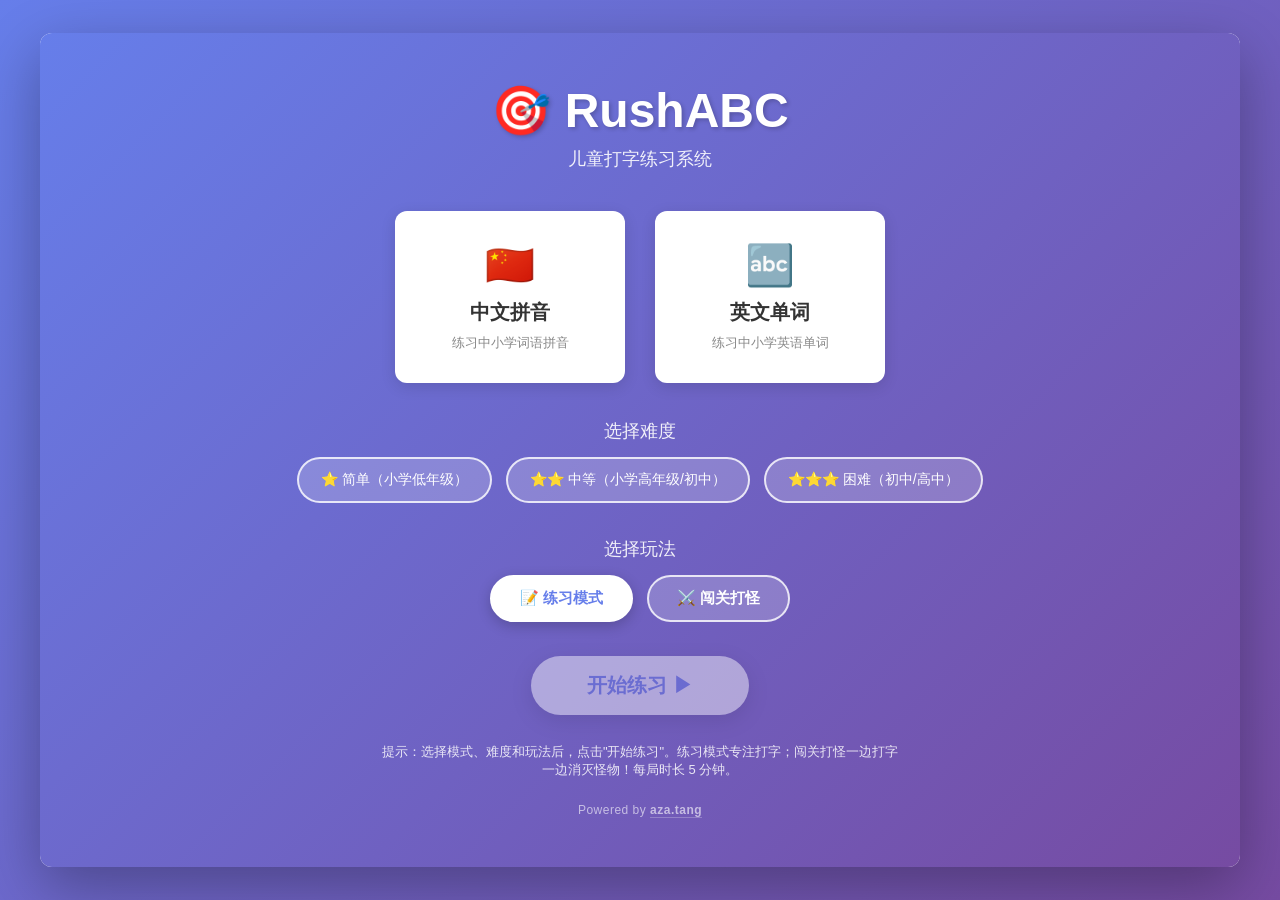
<file: src/index.html>
<!DOCTYPE html>
<html lang="zh-CN">
<head>
    <meta charset="UTF-8">
    <meta name="viewport" content="width=device-width, initial-scale=1.0">
    <title>🎯 RushABC - 儿童打字练习</title>
    <link rel="stylesheet" href="css/style.css">
</head>
<body>
    <div class="app">
        <!-- 受击屏幕红边特效 -->
        <div id="screen-flash" class="screen-flash"></div>

        <!-- ============ 1. 主界面 ============ -->
        <section id="screen-home" class="screen screen-home active">
            <div class="logo">🎯 RushABC</div>
            <div class="tagline">儿童打字练习系统</div>

            <div class="mode-buttons">
                <button class="mode-btn" data-mode="chinese">
                    <div class="mode-icon">🇨🇳</div>
                    <div>中文拼音</div>
                    <div class="mode-desc">练习中小学词语拼音</div>
                </button>
                <button class="mode-btn" data-mode="english">
                    <div class="mode-icon">🔤</div>
                    <div>英文单词</div>
                    <div class="mode-desc">练习中小学英语单词</div>
                </button>
            </div>

            <div class="difficulty-section">
                <div class="difficulty-label">选择难度</div>
                <div class="difficulty-buttons">
                    <button class="difficulty-btn" data-difficulty="easy">⭐ 简单（小学低年级）</button>
                    <button class="difficulty-btn" data-difficulty="medium">⭐⭐ 中等（小学高年级/初中）</button>
                    <button class="difficulty-btn" data-difficulty="hard">⭐⭐⭐ 困难（初中/高中）</button>
                </div>
            </div>

            <div class="difficulty-section">
                <div class="difficulty-label">选择玩法</div>
                <div class="difficulty-buttons">
                    <button class="play-btn selected" data-play="practice">📝 练习模式</button>
                    <button class="play-btn" data-play="battle">⚔️ 闯关打怪</button>
                </div>
            </div>

            <button id="btn-start" class="start-btn" disabled>开始练习 ▶</button>

            <div class="home-tip">提示：选择模式、难度和玩法后，点击"开始练习"。练习模式专注打字；闯关打怪一边打字一边消灭怪物！每局时长 5 分钟。</div>

            <div class="powered-by">Powered by <a href="https://github.com/azatang" target="_blank" rel="noopener">aza.tang</a></div>
        </section>

        <!-- ============ 2. 游戏界面 ============ -->
        <section id="screen-game" class="screen screen-game">
            <div class="game-header">
                <div class="game-title">打字练习</div>
                <div id="mode-badge" class="mode-badge">中文拼音 - 中等难度</div>
            </div>

            <!-- 统计信息面板 -->
            <div class="stats-panel">
                <div class="stat-card">
                    <div class="stat-label">⏱ 剩余时间</div>
                    <div id="stat-time" class="stat-value time">05:00</div>
                </div>
                <div class="stat-card">
                    <div class="stat-label">✓ 准确率</div>
                    <div id="stat-accuracy" class="stat-value accuracy">100%</div>
                </div>
                <div class="stat-card">
                    <div class="stat-label">⚡ 速度</div>
                    <div id="stat-speed" class="stat-value wpm">0</div>
                </div>
                <div class="stat-card">
                    <div class="stat-label">📝 进度</div>
                    <div id="stat-progress" class="stat-value">0/0</div>
                </div>
            </div>

            <!-- 战斗场景（仅闯关打怪模式显示） -->
            <div id="battle-scene" class="battle-scene">
                <div class="btl-ground"></div>

                <div class="btl-hp-row">
                    <div class="btl-hp-block">
                        <div class="btl-hp-name player">
                            <span>🦄 蓝天大海</span>
                            <span id="btl-player-hp-nums">100 / 100</span>
                        </div>
                        <div class="btl-hp-bar">
                            <div id="btl-player-hp-fill" class="btl-hp-fill player" style="width:100%"></div>
                        </div>
                    </div>

                    <div class="btl-vs">⚔️</div>

                    <div class="btl-hp-block">
                        <div class="btl-hp-name monster">
                            <span id="btl-mon-hp-nums">30 / 30</span>
                            <span id="btl-mon-name">🟢 史莱姆</span>
                        </div>
                        <div class="btl-hp-bar">
                            <div id="btl-mon-hp-fill" class="btl-hp-fill monster" style="width:100%"></div>
                        </div>
                    </div>
                </div>

                <div class="btl-arena" id="btl-arena">
                    <div class="btl-figure player" id="btl-player-figure">🦄</div>
                    <div class="btl-track" id="btl-track"></div>
                    <div class="btl-figure monster" id="btl-mon-figure">🟢</div>
                </div>

                <div class="btl-info">
                    <span>🏆 分数 <strong id="btl-score">0</strong></span>
                    <span>🔥 连击 <strong id="btl-combo">x1</strong></span>
                    <span>💀 击败 <strong id="btl-kills">0</strong> 只</span>
                </div>
            </div>

            <!-- 进度条 -->
            <div class="progress-section">
                <div id="progress-label" class="progress-label">词汇进度: 0 / 0</div>
                <div class="progress-bar">
                    <div id="progress-fill" class="progress-fill" style="width: 0%;"></div>
                </div>
            </div>

            <!-- 词汇显示区 -->
            <div class="vocabulary-display">
                <div class="vocabulary-container">
                    <div id="word-hint" class="word-hint">中国</div>
                    <div id="char-row" class="char-row"></div>
                </div>
            </div>

            <!-- 虚拟键盘（指位提示） -->
            <div class="keyboard-wrapper">
                <div id="keyboard" class="keyboard"></div>
                <div class="hands-hint">
                    <span class="finger-chip chip-pinky">粉：小指</span>
                    <span class="finger-chip chip-ring">蓝：无名指</span>
                    <span class="finger-chip chip-middle">绿：中指</span>
                    <span class="finger-chip chip-index">黄：食指</span>
                    <span class="finger-chip chip-thumb">灰：拇指</span>
                </div>
            </div>

            <!-- 控制按钮 -->
            <div class="game-controls">
                <button id="btn-restart" class="control-btn btn-restart">🔄 重新开始</button>
                <button id="btn-menu" class="control-btn btn-menu">🏠 返回菜单</button>
            </div>

            <input type="text" id="hidden-input" class="hidden-input" autocomplete="off" autocorrect="off" autocapitalize="off" spellcheck="false">
        </section>

        <!-- ============ 3. 结果界面 ============ -->
        <section id="screen-result" class="screen screen-result">
            <div class="result-title">🎉 挑战完成！</div>

            <div class="result-grid">
                <div class="result-item">
                    <div class="result-item-label">总准确率</div>
                    <div id="result-accuracy" class="result-item-value">0%</div>
                </div>
                <div class="result-item">
                    <div class="result-item-label">输入速度</div>
                    <div id="result-speed" class="result-item-value">0</div>
                </div>
                <div class="result-item">
                    <div class="result-item-label">完成字符</div>
                    <div id="result-correct" class="result-item-value">0</div>
                </div>
                <div class="result-item">
                    <div class="result-item-label">错误字符</div>
                    <div id="result-wrong" class="result-item-value">0</div>
                </div>
                <div id="result-kills-item" class="result-item result-battle-only">
                    <div class="result-item-label">击败怪物</div>
                    <div id="result-kills" class="result-item-value">0</div>
                </div>
                <div id="result-combo-item" class="result-item result-battle-only">
                    <div class="result-item-label">最高连击</div>
                    <div id="result-combo" class="result-item-value">0</div>
                </div>
            </div>

            <div id="result-praise" class="result-praise"></div>

            <div class="result-buttons">
                <button id="btn-again" class="result-btn btn-again">🔄 再次挑战</button>
                <button id="btn-home" class="result-btn btn-home">🏠 返回首页</button>
            </div>
        </section>
    </div>

    <!-- 词汇库 -->
    <script src="js/vocabularies/chinese.js"></script>
    <script src="js/vocabularies/english.js"></script>
    <!-- 核心模块 -->
    <script src="js/Timer.js"></script>
    <script src="js/Statistics.js"></script>
    <script src="js/Keyboard.js"></script>
    <script src="js/Battle.js"></script>
    <script src="js/InputHandler.js"></script>
    <script src="js/Game.js"></script>
    <script src="js/main.js"></script>
</body>
</html>
</file>
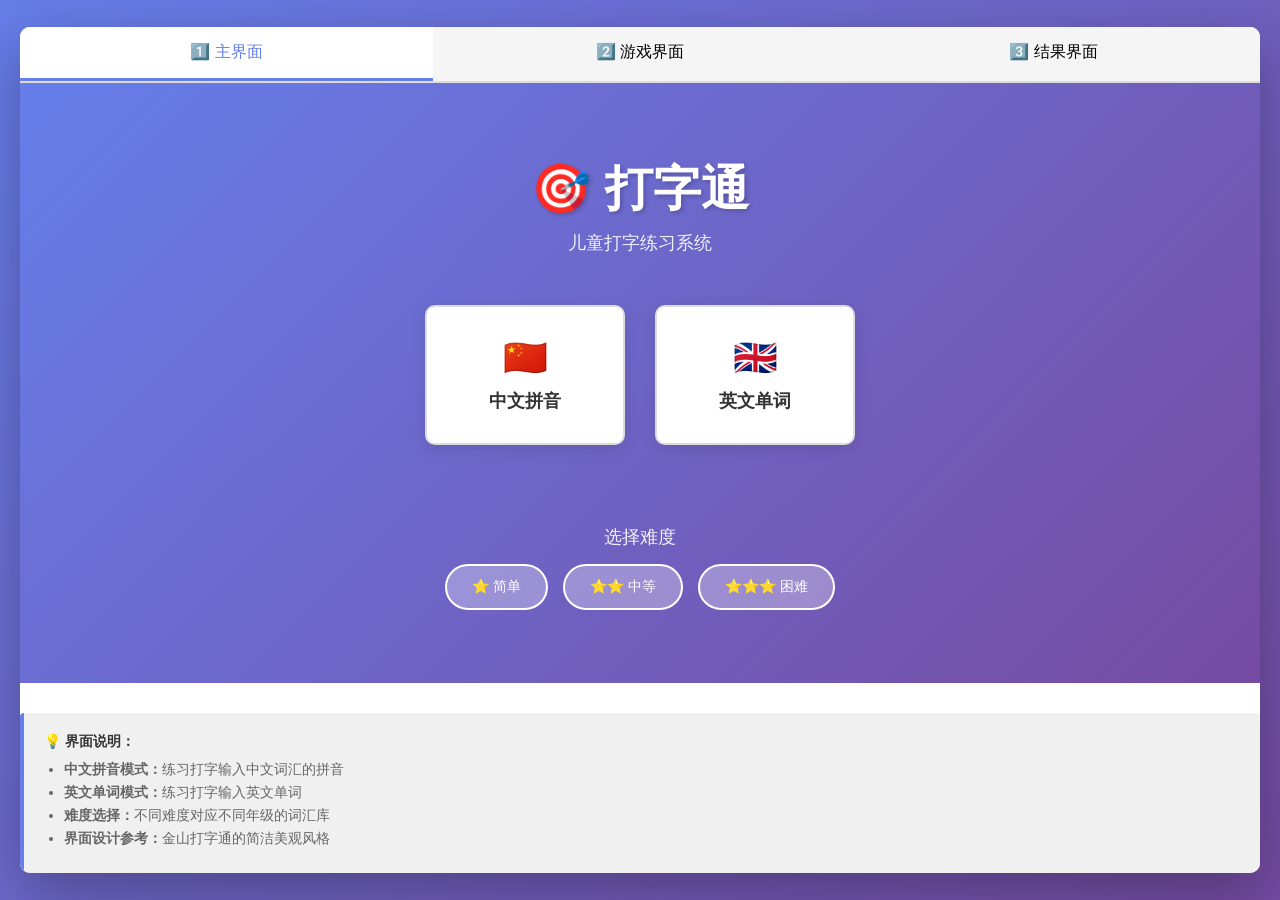
<file: 界面布局设计.html>
<!DOCTYPE html>
<html lang="zh-CN">
<head>
    <meta charset="UTF-8">
    <meta name="viewport" content="width=device-width, initial-scale=1.0">
    <title>打字通 - 界面布局设计</title>
    <style>
        * {
            margin: 0;
            padding: 0;
            box-sizing: border-box;
        }

        body {
            font-family: -apple-system, BlinkMacSystemFont, 'Segoe UI', 'Microsoft YaHei', sans-serif;
            background: linear-gradient(135deg, #667eea 0%, #764ba2 100%);
            min-height: 100vh;
            display: flex;
            align-items: center;
            justify-content: center;
            padding: 20px;
        }

        .container {
            width: 100%;
            max-width: 1400px;
            background: white;
            border-radius: 10px;
            box-shadow: 0 20px 60px rgba(0, 0, 0, 0.3);
            overflow: hidden;
        }

        /* 标签页导航 */
        .tabs {
            display: flex;
            background: #f5f5f5;
            border-bottom: 2px solid #ddd;
        }

        .tab-button {
            flex: 1;
            padding: 15px 20px;
            border: none;
            background: #f5f5f5;
            cursor: pointer;
            font-size: 16px;
            font-weight: 500;
            transition: all 0.3s ease;
            border-bottom: 3px solid transparent;
        }

        .tab-button:hover {
            background: #e8e8e8;
        }

        .tab-button.active {
            background: white;
            color: #667eea;
            border-bottom-color: #667eea;
        }

        .content {
            display: none;
            animation: fadeIn 0.3s ease;
        }

        .content.active {
            display: block;
        }

        @keyframes fadeIn {
            from { opacity: 0; }
            to { opacity: 1; }
        }

        /* ============ 主界面布局 ============ */
        .home-screen {
            padding: 60px 40px;
            text-align: center;
            min-height: 600px;
            display: flex;
            flex-direction: column;
            justify-content: center;
            align-items: center;
            background: linear-gradient(135deg, #667eea 0%, #764ba2 100%);
            color: white;
        }

        .logo {
            font-size: 48px;
            font-weight: bold;
            margin-bottom: 10px;
            text-shadow: 2px 2px 4px rgba(0, 0, 0, 0.2);
        }

        .tagline {
            font-size: 18px;
            margin-bottom: 50px;
            opacity: 0.9;
        }

        .mode-buttons {
            display: flex;
            gap: 30px;
            justify-content: center;
            margin-bottom: 40px;
            flex-wrap: wrap;
        }

        .mode-btn {
            width: 200px;
            padding: 30px 20px;
            background: white;
            border: 2px solid #ddd;
            border-radius: 10px;
            cursor: pointer;
            font-size: 18px;
            font-weight: bold;
            color: #333;
            transition: all 0.3s ease;
            box-shadow: 0 4px 15px rgba(0, 0, 0, 0.1);
        }

        .mode-btn:hover {
            transform: translateY(-5px);
            box-shadow: 0 8px 25px rgba(0, 0, 0, 0.15);
            border-color: #667eea;
        }

        .mode-icon {
            font-size: 36px;
            margin-bottom: 10px;
        }

        .difficulty-section {
            margin-top: 40px;
        }

        .difficulty-label {
            font-size: 18px;
            margin-bottom: 15px;
            opacity: 0.9;
        }

        .difficulty-buttons {
            display: flex;
            gap: 15px;
            justify-content: center;
            flex-wrap: wrap;
        }

        .difficulty-btn {
            padding: 12px 25px;
            background: rgba(255, 255, 255, 0.3);
            color: white;
            border: 2px solid white;
            border-radius: 25px;
            cursor: pointer;
            font-size: 14px;
            font-weight: 500;
            transition: all 0.3s ease;
        }

        .difficulty-btn:hover {
            background: white;
            color: #667eea;
        }

        /* ============ 游戏界面布局 ============ */
        .game-screen {
            padding: 30px;
            min-height: 800px;
            display: flex;
            flex-direction: column;
            background: #f9f9f9;
        }

        .game-header {
            display: flex;
            justify-content: space-between;
            align-items: center;
            margin-bottom: 30px;
            padding: 0 20px;
            border-bottom: 2px solid #ddd;
            padding-bottom: 20px;
        }

        .game-title {
            font-size: 28px;
            font-weight: bold;
            color: #333;
        }

        .mode-badge {
            display: inline-block;
            padding: 8px 15px;
            background: #667eea;
            color: white;
            border-radius: 20px;
            font-size: 12px;
            font-weight: 500;
        }

        /* 统计信息面板 */
        .stats-panel {
            display: grid;
            grid-template-columns: repeat(auto-fit, minmax(180px, 1fr));
            gap: 20px;
            margin-bottom: 30px;
            padding: 0 20px;
        }

        .stat-card {
            background: white;
            padding: 20px;
            border-radius: 8px;
            box-shadow: 0 2px 8px rgba(0, 0, 0, 0.1);
            text-align: center;
        }

        .stat-label {
            font-size: 12px;
            color: #999;
            margin-bottom: 8px;
            text-transform: uppercase;
            letter-spacing: 1px;
        }

        .stat-value {
            font-size: 32px;
            font-weight: bold;
            color: #667eea;
            font-family: 'Courier New', monospace;
        }

        .stat-value.accuracy {
            color: #27ae60;
        }

        .stat-value.time {
            color: #e74c3c;
        }

        .stat-value.wpm {
            color: #f39c12;
        }

        /* 词汇显示区 */
        .vocabulary-display {
            background: white;
            border-radius: 8px;
            padding: 40px;
            margin-bottom: 30px;
            box-shadow: 0 4px 15px rgba(0, 0, 0, 0.1);
            flex: 1;
            display: flex;
            align-items: center;
            justify-content: center;
            min-height: 250px;
        }

        .vocabulary-container {
            font-size: 48px;
            font-weight: bold;
            letter-spacing: 3px;
            line-height: 1.8;
            text-align: center;
        }

        .character {
            display: inline-block;
            padding: 10px 8px;
            margin: 0 2px;
            border-radius: 4px;
            transition: all 0.2s ease;
            position: relative;
        }

        .character.current {
            background: #27ae60;
            color: white;
            box-shadow: 0 0 15px rgba(39, 174, 96, 0.5);
            transform: scale(1.1);
        }

        .character.correct {
            color: #27ae60;
            font-weight: bold;
        }

        .character.error {
            background: #e74c3c;
            color: white;
            box-shadow: 0 0 10px rgba(231, 76, 60, 0.3);
        }

        .character.pending {
            color: #bbb;
        }

        /* 进度条 */
        .progress-section {
            padding: 0 20px;
            margin-bottom: 20px;
        }

        .progress-label {
            font-size: 12px;
            color: #666;
            margin-bottom: 8px;
        }

        .progress-bar {
            width: 100%;
            height: 8px;
            background: #ddd;
            border-radius: 4px;
            overflow: hidden;
        }

        .progress-fill {
            height: 100%;
            background: linear-gradient(90deg, #667eea 0%, #764ba2 100%);
            width: 45%;
            border-radius: 4px;
            transition: width 0.3s ease;
        }

        /* 输入框和按钮 */
        .game-controls {
            display: flex;
            gap: 15px;
            justify-content: center;
            padding: 0 20px;
        }

        .hidden-input {
            position: absolute;
            left: -9999px;
        }

        .control-btn {
            padding: 12px 30px;
            border: none;
            border-radius: 6px;
            font-size: 16px;
            font-weight: 500;
            cursor: pointer;
            transition: all 0.3s ease;
        }

        .btn-restart {
            background: #667eea;
            color: white;
        }

        .btn-restart:hover {
            background: #5568d3;
            transform: translateY(-2px);
            box-shadow: 0 4px 12px rgba(102, 126, 234, 0.4);
        }

        .btn-menu {
            background: #95a5a6;
            color: white;
        }

        .btn-menu:hover {
            background: #7f8c8d;
            transform: translateY(-2px);
        }

        /* ============ 结果界面布局 ============ */
        .result-screen {
            padding: 60px 40px;
            text-align: center;
            min-height: 800px;
            display: flex;
            flex-direction: column;
            justify-content: center;
            align-items: center;
            background: linear-gradient(135deg, #667eea 0%, #764ba2 100%);
            color: white;
        }

        .result-title {
            font-size: 42px;
            font-weight: bold;
            margin-bottom: 40px;
            text-shadow: 2px 2px 4px rgba(0, 0, 0, 0.2);
        }

        .result-grid {
            display: grid;
            grid-template-columns: repeat(auto-fit, minmax(200px, 1fr));
            gap: 30px;
            margin-bottom: 50px;
            width: 100%;
            max-width: 600px;
        }

        .result-item {
            background: rgba(255, 255, 255, 0.15);
            padding: 30px 20px;
            border-radius: 10px;
            border: 2px solid rgba(255, 255, 255, 0.3);
        }

        .result-item-label {
            font-size: 14px;
            opacity: 0.9;
            margin-bottom: 12px;
        }

        .result-item-value {
            font-size: 42px;
            font-weight: bold;
            font-family: 'Courier New', monospace;
        }

        .result-buttons {
            display: flex;
            gap: 20px;
            justify-content: center;
            margin-top: 40px;
        }

        .result-btn {
            padding: 15px 40px;
            border: none;
            border-radius: 6px;
            font-size: 16px;
            font-weight: 500;
            cursor: pointer;
            transition: all 0.3s ease;
            min-width: 150px;
        }

        .btn-again {
            background: white;
            color: #667eea;
        }

        .btn-again:hover {
            transform: translateY(-3px);
            box-shadow: 0 6px 20px rgba(0, 0, 0, 0.2);
        }

        .btn-home {
            background: rgba(255, 255, 255, 0.3);
            color: white;
            border: 2px solid white;
        }

        .btn-home:hover {
            background: rgba(255, 255, 255, 0.5);
            transform: translateY(-3px);
        }

        /* 响应式设计 */
        @media (max-width: 768px) {
            .mode-buttons {
                flex-direction: column;
                align-items: center;
            }

            .mode-btn {
                width: 100%;
            }

            .stats-panel {
                grid-template-columns: repeat(2, 1fr);
            }

            .vocabulary-display {
                padding: 20px;
                min-height: 180px;
            }

            .vocabulary-container {
                font-size: 32px;
                letter-spacing: 2px;
            }

            .character {
                padding: 8px 6px;
            }

            .result-grid {
                grid-template-columns: 1fr;
                max-width: 100%;
            }
        }

        /* 说明文字 */
        .note {
            margin-top: 30px;
            padding: 20px;
            background: #f0f0f0;
            border-left: 4px solid #667eea;
            border-radius: 4px;
            text-align: left;
            font-size: 14px;
            color: #666;
        }

        .note h4 {
            margin-bottom: 10px;
            color: #333;
        }

        .note ul {
            margin-left: 20px;
        }

        .note li {
            margin: 5px 0;
        }
    </style>
</head>
<body>
    <div class="container">
        <!-- 标签页导航 -->
        <div class="tabs">
            <button class="tab-button active" onclick="switchTab(0)">1️⃣ 主界面</button>
            <button class="tab-button" onclick="switchTab(1)">2️⃣ 游戏界面</button>
            <button class="tab-button" onclick="switchTab(2)">3️⃣ 结果界面</button>
        </div>

        <!-- ============ 1. 主界面 ============ -->
        <div class="content active">
            <div class="home-screen">
                <div class="logo">🎯 打字通</div>
                <div class="tagline">儿童打字练习系统</div>

                <div class="mode-buttons">
                    <div class="mode-btn">
                        <div class="mode-icon">🇨🇳</div>
                        <div>中文拼音</div>
                    </div>
                    <div class="mode-btn">
                        <div class="mode-icon">🇬🇧</div>
                        <div>英文单词</div>
                    </div>
                </div>

                <div class="difficulty-section">
                    <div class="difficulty-label">选择难度</div>
                    <div class="difficulty-buttons">
                        <button class="difficulty-btn">⭐ 简单</button>
                        <button class="difficulty-btn">⭐⭐ 中等</button>
                        <button class="difficulty-btn">⭐⭐⭐ 困难</button>
                    </div>
                </div>
            </div>

            <div class="note">
                <h4>💡 界面说明：</h4>
                <ul>
                    <li><strong>中文拼音模式：</strong>练习打字输入中文词汇的拼音</li>
                    <li><strong>英文单词模式：</strong>练习打字输入英文单词</li>
                    <li><strong>难度选择：</strong>不同难度对应不同年级的词汇库</li>
                    <li><strong>界面设计参考：</strong>金山打字通的简洁美观风格</li>
                </ul>
            </div>
        </div>

        <!-- ============ 2. 游戏界面 ============ -->
        <div class="content">
            <div class="game-screen">
                <div class="game-header">
                    <div>
                        <div class="game-title">打字练习</div>
                    </div>
                    <div class="mode-badge">中文拼音 - 中等难度</div>
                </div>

                <!-- 统计信息面板 -->
                <div class="stats-panel">
                    <div class="stat-card">
                        <div class="stat-label">⏱ 剩余时间</div>
                        <div class="stat-value time">04:32</div>
                    </div>
                    <div class="stat-card">
                        <div class="stat-label">✓ 准确率</div>
                        <div class="stat-value accuracy">96.5%</div>
                    </div>
                    <div class="stat-card">
                        <div class="stat-label">⚡ 速度</div>
                        <div class="stat-value wpm">78 字/分</div>
                    </div>
                    <div class="stat-card">
                        <div class="stat-label">📝 进度</div>
                        <div class="stat-value">23/50</div>
                    </div>
                </div>

                <!-- 进度条 -->
                <div class="progress-section">
                    <div class="progress-label">词汇进度: 23 / 50</div>
                    <div class="progress-bar">
                        <div class="progress-fill" style="width: 46%;"></div>
                    </div>
                </div>

                <!-- 词汇显示区 -->
                <div class="vocabulary-display">
                    <div class="vocabulary-container">
                        <span class="character correct">z</span><span class="character correct">h</span><span class="character correct">o</span><span class="character correct">n</span><span class="character current">g</span><span class="character pending">g</span><span class="character pending">u</span><span class="character pending">o</span>
                        <br>
                        <span style="color: #999; font-size: 24px;">中国 (zhongguo)</span>
                    </div>
                </div>

                <!-- 控制按钮 -->
                <div class="game-controls">
                    <button class="control-btn btn-restart">🔄 重新开始</button>
                    <button class="control-btn btn-menu">🏠 返回菜单</button>
                </div>

                <input type="text" class="hidden-input" placeholder="输入框（隐藏）">
            </div>

            <div class="note">
                <h4>💡 游戏界面说明：</h4>
                <ul>
                    <li><strong>统计面板：</strong>实时显示时间、准确率、输入速度和进度</li>
                    <li><strong>词汇显示：</strong>
                        <span class="character correct">绿色</span> = 已正确输入
                        <span class="character current">深绿高亮</span> = 当前字符
                        <span class="character error">红色</span> = 输入错误
                        <span class="character pending">灰色</span> = 待输入
                    </li>
                    <li><strong>进度条：</strong>显示当前进度的可视化</li>
                    <li><strong>输入方式：</strong>键盘输入自动检测（输入框隐藏）</li>
                    <li><strong>自动切换：</strong>完成一个词汇/单词后自动加载下一个</li>
                </ul>
            </div>
        </div>

        <!-- ============ 3. 结果界面 ============ -->
        <div class="content">
            <div class="result-screen">
                <div class="result-title">🎉 挑战完成！</div>

                <div class="result-grid">
                    <div class="result-item">
                        <div class="result-item-label">总准确率</div>
                        <div class="result-item-value">96.8%</div>
                    </div>
                    <div class="result-item">
                        <div class="result-item-label">输入速度</div>
                        <div class="result-item-value">85<span style="font-size: 24px;">字/分</span></div>
                    </div>
                    <div class="result-item">
                        <div class="result-item-label">完成字数</div>
                        <div class="result-item-value">423</div>
                    </div>
                    <div class="result-item">
                        <div class="result-item-label">错误字数</div>
                        <div class="result-item-value">14</div>
                    </div>
                </div>

                <div class="result-buttons">
                    <button class="result-btn btn-again">🔄 再次挑战</button>
                    <button class="result-btn btn-home">🏠 返回首页</button>
                </div>
            </div>

            <div class="note">
                <h4>💡 结果界面说明：</h4>
                <ul>
                    <li><strong>成绩展示：</strong>清晰显示本次挑战的完整数据统计</li>
                    <li><strong>数据内容：</strong>
                        <ul>
                            <li>总准确率 - 整场准确率百分比</li>
                            <li>输入速度 - 字/分钟或 WPM</li>
                            <li>完成字数 - 总共输入的正确字符数</li>
                            <li>错误字数 - 总共输入的错误字符数</li>
                        </ul>
                    </li>
                    <li><strong>操作选项：</strong>支持再次挑战或返回首页选择其他模式</li>
                    <li><strong>可选功能：</strong>成绩自动保存，支持查看历史成绩排行</li>
                </ul>
            </div>
        </div>
    </div>

    <script>
        function switchTab(index) {
            // 隐藏所有内容
            document.querySelectorAll('.content').forEach(content => {
                content.classList.remove('active');
            });
            
            // 移除所有按钮的活跃状态
            document.querySelectorAll('.tab-button').forEach(btn => {
                btn.classList.remove('active');
            });

            // 显示选中的内容
            document.querySelectorAll('.content')[index].classList.add('active');
            document.querySelectorAll('.tab-button')[index].classList.add('active');
        }
    </script>
</body>
</html>
</file>
<file: src/css/style.css>
* {
    margin: 0;
    padding: 0;
    box-sizing: border-box;
}

:root {
    --primary: #667eea;
    --primary-dark: #5568d3;
    --accent: #764ba2;
    --correct: #27ae60;
    --error: #e74c3c;
    --warn: #f39c12;
    --pending: #bbb;
    /* 手指配色 */
    --f-pinky: #e84393;
    --f-ring: #0984e3;
    --f-middle: #00b894;
    --f-index: #fdcb6e;
    --f-thumb: #b2bec3;
}

html, body {
    height: 100%;
}

body {
    font-family: -apple-system, BlinkMacSystemFont, 'Segoe UI', 'Microsoft YaHei', sans-serif;
    background: linear-gradient(135deg, #667eea 0%, #764ba2 100%);
    min-height: 100vh;
    display: flex;
    align-items: center;
    justify-content: center;
    padding: 20px;
    color: #333;
}

.app {
    width: 100%;
    max-width: 1200px;
    background: white;
    border-radius: 12px;
    box-shadow: 0 20px 60px rgba(0, 0, 0, 0.3);
    overflow: hidden;
    position: relative;
}

/* 屏幕切换 */
.screen {
    display: none;
    animation: fadeIn 0.3s ease;
}

.screen.active {
    display: flex;
}

@keyframes fadeIn {
    from { opacity: 0; transform: translateY(8px); }
    to { opacity: 1; transform: translateY(0); }
}

/* ============ 主界面 ============ */
.screen-home {
    flex-direction: column;
    align-items: center;
    justify-content: center;
    text-align: center;
    padding: 50px 40px;
    min-height: 640px;
    background: linear-gradient(135deg, #667eea 0%, #764ba2 100%);
    color: white;
}

.logo {
    font-size: 48px;
    font-weight: bold;
    margin-bottom: 8px;
    text-shadow: 2px 2px 4px rgba(0, 0, 0, 0.2);
}

.tagline {
    font-size: 18px;
    margin-bottom: 40px;
    opacity: 0.9;
}

.mode-buttons {
    display: flex;
    gap: 30px;
    justify-content: center;
    margin-bottom: 36px;
    flex-wrap: wrap;
}

.mode-btn {
    width: 230px;
    padding: 28px 20px;
    background: white;
    border: 3px solid transparent;
    border-radius: 12px;
    cursor: pointer;
    font-size: 20px;
    font-weight: bold;
    color: #333;
    transition: all 0.25s ease;
    box-shadow: 0 4px 15px rgba(0, 0, 0, 0.12);
}

.mode-btn:hover {
    transform: translateY(-5px);
    box-shadow: 0 10px 28px rgba(0, 0, 0, 0.2);
}

.mode-btn.selected {
    border-color: var(--warn);
    box-shadow: 0 0 0 4px rgba(243, 156, 18, 0.35);
}

.mode-icon {
    font-size: 40px;
    margin-bottom: 10px;
}

.mode-desc {
    font-size: 13px;
    font-weight: 400;
    color: #888;
    margin-top: 8px;
}

.difficulty-section {
    margin-bottom: 34px;
}

.difficulty-label {
    font-size: 18px;
    margin-bottom: 14px;
    opacity: 0.9;
}

.difficulty-buttons {
    display: flex;
    gap: 14px;
    justify-content: center;
    flex-wrap: wrap;
}

.difficulty-btn {
    padding: 12px 22px;
    background: rgba(255, 255, 255, 0.2);
    color: white;
    border: 2px solid rgba(255, 255, 255, 0.8);
    border-radius: 25px;
    cursor: pointer;
    font-size: 14px;
    font-weight: 500;
    transition: all 0.25s ease;
}

.difficulty-btn:hover {
    background: rgba(255, 255, 255, 0.35);
}

.difficulty-btn.selected {
    background: white;
    color: var(--primary);
    border-color: white;
    box-shadow: 0 4px 14px rgba(0, 0, 0, 0.2);
}

.start-btn {
    padding: 16px 56px;
    font-size: 20px;
    font-weight: bold;
    color: var(--primary);
    background: white;
    border: none;
    border-radius: 40px;
    cursor: pointer;
    transition: all 0.25s ease;
    box-shadow: 0 6px 20px rgba(0, 0, 0, 0.2);
}

.start-btn:hover:not(:disabled) {
    transform: translateY(-3px) scale(1.03);
    box-shadow: 0 10px 28px rgba(0, 0, 0, 0.3);
}

.start-btn:disabled {
    opacity: 0.45;
    cursor: not-allowed;
}

.home-tip {
    margin-top: 28px;
    font-size: 13px;
    opacity: 0.85;
    max-width: 520px;
}

/* ============ 游戏界面 ============ */
.screen-game {
    flex-direction: column;
    padding: 24px 30px 30px;
    background: #f7f8fc;
    min-height: 640px;
}

.game-header {
    display: flex;
    justify-content: space-between;
    align-items: center;
    padding-bottom: 16px;
    border-bottom: 2px solid #e6e8f0;
    margin-bottom: 18px;
}

.game-title {
    font-size: 24px;
    font-weight: bold;
    color: #333;
}

.mode-badge {
    padding: 8px 16px;
    background: var(--primary);
    color: white;
    border-radius: 20px;
    font-size: 13px;
    font-weight: 500;
}

.stats-panel {
    display: grid;
    grid-template-columns: repeat(4, 1fr);
    gap: 16px;
    margin-bottom: 18px;
}

.stat-card {
    background: white;
    padding: 16px;
    border-radius: 10px;
    box-shadow: 0 2px 8px rgba(0, 0, 0, 0.06);
    text-align: center;
}

.stat-label {
    font-size: 12px;
    color: #999;
    margin-bottom: 6px;
    letter-spacing: 1px;
}

.stat-value {
    font-size: 30px;
    font-weight: bold;
    color: var(--primary);
    font-family: 'Courier New', monospace;
}

.stat-value.accuracy { color: var(--correct); }
.stat-value.time { color: var(--error); }
.stat-value.wpm { color: var(--warn); }
.stat-value.time.flash { animation: flash 1s infinite; }

@keyframes flash {
    0%, 100% { opacity: 1; }
    50% { opacity: 0.35; }
}

.progress-section {
    margin-bottom: 16px;
}

.progress-label {
    font-size: 12px;
    color: #666;
    margin-bottom: 6px;
}

.progress-bar {
    width: 100%;
    height: 8px;
    background: #e0e2ec;
    border-radius: 4px;
    overflow: hidden;
}

.progress-fill {
    height: 100%;
    background: linear-gradient(90deg, var(--primary) 0%, var(--accent) 100%);
    border-radius: 4px;
    transition: width 0.3s ease;
}

/* 词汇显示区 */
.vocabulary-display {
    background: white;
    border-radius: 10px;
    padding: 24px;
    margin-bottom: 18px;
    box-shadow: 0 4px 15px rgba(0, 0, 0, 0.08);
    display: flex;
    align-items: center;
    justify-content: center;
    min-height: 150px;
}

.vocabulary-container {
    text-align: center;
}

.word-hint {
    font-size: 34px;
    font-weight: bold;
    color: #444;
    margin-bottom: 16px;
    letter-spacing: 4px;
}

.char-row {
    font-size: 44px;
    font-weight: bold;
    letter-spacing: 2px;
    line-height: 1.6;
    font-family: 'Courier New', monospace;
}

.character {
    display: inline-block;
    padding: 6px 7px;
    margin: 0 2px;
    border-radius: 6px;
    transition: all 0.15s ease;
}

/* 每个字符按所属手指取色（与键盘一致） */
.character[data-finger="pinky"]  { --fc: var(--f-pinky); }
.character[data-finger="ring"]   { --fc: var(--f-ring); }
.character[data-finger="middle"] { --fc: var(--f-middle); }
.character[data-finger="index"]  { --fc: var(--f-index); }
.character[data-finger="thumb"]  { --fc: var(--f-thumb); }

.character.current {
    background: var(--fc, var(--correct));
    color: white;
    box-shadow: 0 0 15px rgba(0, 0, 0, 0.18);
    transform: scale(1.12);
}

/* 浅色手指键位（食指黄、拇指灰）用深色文字保证对比度 */
.character.current[data-finger="index"],
.character.current[data-finger="thumb"] {
    color: #2d3436;
}

.character.correct {
    color: var(--fc, var(--correct));
    font-weight: bold;
}

.character.error {
    background: var(--error);
    color: white;
    box-shadow: 0 0 10px rgba(231, 76, 60, 0.35);
}

.character.pending {
    color: var(--fc, var(--pending));
    opacity: 0.55;
}

.character.space {
    border-bottom: 3px solid #ccc;
    min-width: 22px;
}

/* ============ 虚拟键盘 ============ */
.keyboard-wrapper {
    margin-bottom: 18px;
}

.keyboard {
    background: #2d3436;
    border-radius: 12px;
    padding: 12px;
    display: flex;
    flex-direction: column;
    gap: 7px;
    box-shadow: inset 0 2px 8px rgba(0, 0, 0, 0.3);
}

.kb-row {
    display: flex;
    gap: 7px;
    justify-content: center;
}

.key {
    min-width: 42px;
    height: 44px;
    border-radius: 7px;
    background: #636e72;
    color: #dfe6e9;
    display: flex;
    align-items: center;
    justify-content: center;
    font-size: 15px;
    font-weight: 600;
    position: relative;
    box-shadow: 0 2px 0 rgba(0, 0, 0, 0.35);
    transition: all 0.08s ease;
    user-select: none;
}

.key[data-finger="pinky"]  { border-bottom: 3px solid var(--f-pinky); }
.key[data-finger="ring"]   { border-bottom: 3px solid var(--f-ring); }
.key[data-finger="middle"] { border-bottom: 3px solid var(--f-middle); }
.key[data-finger="index"]  { border-bottom: 3px solid var(--f-index); }
.key[data-finger="thumb"]  { border-bottom: 3px solid var(--f-thumb); }

.key.wide { min-width: 70px; }
.key.space { min-width: 260px; }

.key.home-key::after {
    content: "";
    position: absolute;
    bottom: 7px;
    width: 14px;
    height: 2px;
    background: #b2bec3;
    border-radius: 2px;
}

.key.highlight {
    transform: translateY(2px);
    color: #2d3436;
    box-shadow: 0 0 18px rgba(253, 203, 110, 0.9);
}

.key.highlight[data-finger="pinky"]  { background: var(--f-pinky); color: #fff; }
.key.highlight[data-finger="ring"]   { background: var(--f-ring); color: #fff; }
.key.highlight[data-finger="middle"] { background: var(--f-middle); color: #fff; }
.key.highlight[data-finger="index"]  { background: var(--f-index); color: #2d3436; }
.key.highlight[data-finger="thumb"]  { background: var(--f-thumb); color: #2d3436; }

.hands-hint {
    display: flex;
    gap: 12px;
    justify-content: center;
    margin-top: 10px;
    flex-wrap: wrap;
}

.finger-chip {
    font-size: 12px;
    padding: 3px 10px;
    border-radius: 12px;
    color: white;
}

.chip-pinky  { background: var(--f-pinky); }
.chip-ring   { background: var(--f-ring); }
.chip-middle { background: var(--f-middle); }
.chip-index  { background: var(--f-index); color: #2d3436; }
.chip-thumb  { background: var(--f-thumb); color: #2d3436; }

/* 控制按钮 */
.game-controls {
    display: flex;
    gap: 14px;
    justify-content: center;
}

.control-btn {
    padding: 11px 28px;
    border: none;
    border-radius: 8px;
    font-size: 15px;
    font-weight: 500;
    cursor: pointer;
    transition: all 0.25s ease;
}

.btn-restart { background: var(--primary); color: white; }
.btn-restart:hover { background: var(--primary-dark); transform: translateY(-2px); box-shadow: 0 4px 12px rgba(102, 126, 234, 0.4); }

.btn-menu { background: #95a5a6; color: white; }
.btn-menu:hover { background: #7f8c8d; transform: translateY(-2px); }

.hidden-input {
    position: absolute;
    left: -9999px;
    opacity: 0;
}

/* ============ 结果界面 ============ */
.screen-result {
    flex-direction: column;
    align-items: center;
    justify-content: center;
    text-align: center;
    padding: 50px 40px;
    min-height: 640px;
    background: linear-gradient(135deg, #667eea 0%, #764ba2 100%);
    color: white;
}

.result-title {
    font-size: 40px;
    font-weight: bold;
    margin-bottom: 36px;
    text-shadow: 2px 2px 4px rgba(0, 0, 0, 0.2);
}

.result-grid {
    display: grid;
    grid-template-columns: repeat(4, 1fr);
    gap: 22px;
    margin-bottom: 30px;
    width: 100%;
    max-width: 720px;
}

.result-item {
    background: rgba(255, 255, 255, 0.15);
    padding: 26px 16px;
    border-radius: 12px;
    border: 2px solid rgba(255, 255, 255, 0.3);
}

.result-item-label {
    font-size: 14px;
    opacity: 0.9;
    margin-bottom: 12px;
}

.result-item-value {
    font-size: 38px;
    font-weight: bold;
    font-family: 'Courier New', monospace;
}

.result-praise {
    font-size: 20px;
    margin-bottom: 36px;
    min-height: 28px;
    font-weight: 500;
}

.result-buttons {
    display: flex;
    gap: 20px;
    justify-content: center;
}

.result-btn {
    padding: 14px 40px;
    border: none;
    border-radius: 8px;
    font-size: 16px;
    font-weight: 500;
    cursor: pointer;
    transition: all 0.25s ease;
    min-width: 150px;
}

.btn-again { background: white; color: var(--primary); }
.btn-again:hover { transform: translateY(-3px); box-shadow: 0 6px 20px rgba(0, 0, 0, 0.25); }

.btn-home { background: rgba(255, 255, 255, 0.25); color: white; border: 2px solid white; }
.btn-home:hover { background: rgba(255, 255, 255, 0.45); transform: translateY(-3px); }

.powered-by {
    margin-top: 24px;
    font-size: 12px;
    opacity: 0.6;
    letter-spacing: 0.5px;
}

.powered-by a {
    color: white;
    text-decoration: none;
    font-weight: 600;
    border-bottom: 1px solid rgba(255, 255, 255, 0.4);
    transition: opacity 0.2s;
}

.powered-by a:hover {
    opacity: 1;
}

/* ============ 玩法选择按钮（复用难度按钮样式） ============ */
.play-btn {
    padding: 12px 28px;
    background: rgba(255, 255, 255, 0.2);
    color: white;
    border: 2px solid rgba(255, 255, 255, 0.8);
    border-radius: 25px;
    cursor: pointer;
    font-size: 15px;
    font-weight: 600;
    transition: all 0.25s ease;
}

.play-btn:hover {
    background: rgba(255, 255, 255, 0.35);
}

.play-btn.selected {
    background: white;
    color: var(--primary);
    border-color: white;
    box-shadow: 0 4px 14px rgba(0, 0, 0, 0.2);
}

/* ============ 战斗场景 ============ */
.battle-scene {
    display: none;
    position: relative;
    background: linear-gradient(160deg, #0d1428 0%, #141d38 100%);
    border: 1px solid #1a2a44;
    border-radius: 12px;
    padding: 14px 20px 10px;
    margin-bottom: 18px;
    overflow: hidden;
    box-shadow: 0 6px 20px rgba(0, 0, 0, 0.15);
}

/* 仅闯关打怪模式显示战场、隐藏普通进度条 */
.screen-game.battle-mode .battle-scene { display: block; }
.screen-game.battle-mode .progress-section { display: none; }

/* 结果页战斗专属项默认隐藏 */
.result-battle-only { display: none; }
.screen-result.battle-mode .result-battle-only { display: block; }

.battle-scene::before {
    content: '';
    position: absolute;
    inset: 0;
    background:
        radial-gradient(ellipse at 15% 60%, rgba(79, 142, 247, 0.08) 0%, transparent 55%),
        radial-gradient(ellipse at 85% 60%, rgba(255, 68, 85, 0.08) 0%, transparent 55%);
    pointer-events: none;
}

.btl-ground {
    position: absolute;
    bottom: 56px; left: 0; right: 0; height: 2px;
    background: linear-gradient(90deg, transparent, #1e2d45 15%, #1e2d45 85%, transparent);
}

/* HP 双栏 */
.btl-hp-row {
    display: grid;
    grid-template-columns: 1fr 48px 1fr;
    gap: 12px;
    align-items: center;
    margin-bottom: 8px;
    position: relative;
    z-index: 2;
}

.btl-hp-name {
    font-size: 12px;
    font-weight: bold;
    margin-bottom: 4px;
    display: flex;
    justify-content: space-between;
}

.btl-hp-name.player { color: #90cdf4; }
.btl-hp-name.monster { color: #fca5a5; justify-content: flex-end; }

.btl-hp-bar {
    height: 12px;
    background: #0a0e1a;
    border-radius: 6px;
    overflow: hidden;
    border: 1px solid #1e2d45;
}

.btl-hp-fill {
    height: 100%;
    border-radius: 6px;
    transition: width 0.4s ease;
    position: relative;
    overflow: hidden;
}

.btl-hp-fill::after {
    content: '';
    position: absolute;
    top: 0; left: 0; right: 0;
    height: 40%;
    background: rgba(255, 255, 255, 0.18);
    border-radius: 6px;
}

.btl-hp-fill.player { background: linear-gradient(90deg, #00b894, #00e676); }
.btl-hp-fill.monster { background: linear-gradient(90deg, #c0392b, #ff4455); }

.btl-vs {
    text-align: center;
    font-size: 22px;
    color: var(--warn);
    text-shadow: 0 0 14px rgba(243, 156, 18, 0.6);
}

/* 角色竞技场 */
.btl-arena {
    display: flex;
    justify-content: space-between;
    align-items: flex-end;
    height: 120px;
    padding: 0 40px;
    position: relative;
    z-index: 2;
}

.btl-track {
    position: absolute;
    inset: 0;
    pointer-events: none;
    z-index: 5;
}

.btl-figure {
    font-size: 60px;
    line-height: 1;
    position: relative;
    z-index: 2;
}

.btl-figure.player {
    filter: drop-shadow(0 0 10px rgba(79, 142, 247, 0.5));
    transition: transform 0.1s ease;
}

.btl-figure.monster {
    filter: drop-shadow(0 0 10px rgba(255, 68, 85, 0.5));
    transform: scaleX(-1);
    transition: transform 0.1s ease;
}

/* 角色动画 */
.btl-figure.player.atk { animation: btlPlayerAtk 0.3s ease; }
.btl-figure.player.hurt { animation: btlPlayerHurt 0.42s ease; }
.btl-figure.monster.hurt { animation: btlMonsterHurt 0.38s ease; }
.btl-figure.monster.atk { animation: btlMonsterAtk 0.3s ease; }
.btl-figure.monster.die { animation: btlMonsterDie 0.65s ease forwards; }
.btl-figure.monster.enter { animation: btlMonsterEnter 0.5s ease; }

@keyframes btlPlayerAtk {
    0% { transform: translateX(0) scale(1); }
    35% { transform: translateX(22px) scale(1.12); }
    100% { transform: translateX(0) scale(1); }
}
@keyframes btlPlayerHurt {
    0%, 100% { transform: translateX(0); filter: drop-shadow(0 0 10px rgba(79, 142, 247, 0.5)); }
    25% { transform: translateX(-12px); filter: drop-shadow(0 0 18px rgba(255, 68, 85, 0.9)); }
    65% { transform: translateX(6px); }
}
@keyframes btlMonsterHurt {
    0%, 100% { transform: scaleX(-1) translateX(0); filter: drop-shadow(0 0 10px rgba(255, 68, 85, 0.5)); }
    25% { transform: scaleX(-1) translateX(18px); filter: drop-shadow(0 0 24px rgba(255, 230, 0, 0.9)); }
    65% { transform: scaleX(-1) translateX(-6px); }
}
@keyframes btlMonsterAtk {
    0%, 100% { transform: scaleX(-1) translateX(0); }
    40% { transform: scaleX(-1) translateX(-28px) scale(1.1); }
}
@keyframes btlMonsterDie {
    0% { transform: scaleX(-1) scale(1); opacity: 1; }
    50% { transform: scaleX(-1) scale(1.35) rotate(-15deg); filter: drop-shadow(0 0 30px rgba(255, 120, 0, 1)); }
    100% { transform: scaleX(-1) scale(0) rotate(40deg); opacity: 0; }
}
@keyframes btlMonsterEnter {
    0% { transform: scaleX(-1) translateX(-120px); opacity: 0; }
    100% { transform: scaleX(-1) translateX(0); opacity: 1; }
}

/* 弹丸 */
.btl-proj {
    position: absolute;
    top: 42%;
    pointer-events: none;
    z-index: 10;
    font-size: 18px;
    line-height: 1;
}
.btl-proj-player { left: 90px; animation: btlProjFly 0.38s cubic-bezier(0.4, 0, 0.2, 1) forwards; }
.btl-proj-player.big { font-size: 28px; animation-duration: 0.5s; }
.btl-proj-enemy { right: 90px; animation: btlProjBack 0.38s cubic-bezier(0.4, 0, 0.2, 1) forwards; }

@keyframes btlProjFly {
    0% { transform: translate(0, -50%) scale(0.5); opacity: 1; }
    85% { opacity: 1; }
    100% { transform: translate(480px, -50%) scale(1.3); opacity: 0; }
}
@keyframes btlProjBack {
    0% { transform: translate(0, -50%) scale(0.5); opacity: 1; }
    85% { opacity: 1; }
    100% { transform: translate(-480px, -50%) scale(1.3); opacity: 0; }
}

/* 命中特效 */
.btl-hit {
    position: absolute;
    pointer-events: none;
    z-index: 20;
    font-size: 26px;
    top: 24%;
    animation: btlHitBurst 0.5s ease forwards;
}
.btl-hit.monster-side { right: 60px; }
.btl-hit.player-side { left: 60px; }
@keyframes btlHitBurst {
    0% { transform: scale(0.3); opacity: 1; }
    50% { transform: scale(1.6); opacity: 1; }
    100% { transform: scale(2.2) translateY(-18px); opacity: 0; }
}

/* 伤害数字 */
.btl-dmg {
    position: absolute;
    pointer-events: none;
    z-index: 30;
    font-weight: bold;
    font-family: 'Courier New', monospace;
    text-shadow: 0 2px 6px rgba(0, 0, 0, 0.8);
    animation: btlFloatUp 0.9s ease forwards;
}
.btl-dmg.monster-side { right: 55px; top: 46px; font-size: 24px; color: var(--gold, #ffd700); }
.btl-dmg.monster-side.big { font-size: 38px; color: #ff6b35; }
.btl-dmg.player-side { left: 55px; top: 46px; font-size: 20px; color: #ff9999; }
@keyframes btlFloatUp {
    0% { transform: translateY(0) scale(0.8); opacity: 1; }
    100% { transform: translateY(-60px) scale(1.1); opacity: 0; }
}

/* 连击横幅 */
.btl-combo {
    position: absolute;
    left: 50%; top: 6px;
    transform: translateX(-50%);
    font-size: 19px;
    font-weight: bold;
    color: #ffd700;
    text-shadow: 0 0 16px rgba(255, 215, 0, 0.8);
    pointer-events: none;
    z-index: 40;
    white-space: nowrap;
    animation: btlComboShow 1.2s ease forwards;
}
@keyframes btlComboShow {
    0% { opacity: 0; transform: translateX(-50%) scale(0.5) translateY(8px); }
    18% { opacity: 1; transform: translateX(-50%) scale(1.2) translateY(0); }
    70% { opacity: 1; transform: translateX(-50%) scale(1) translateY(-4px); }
    100% { opacity: 0; transform: translateX(-50%) scale(0.9) translateY(-14px); }
}

/* 关卡横幅 */
.btl-banner {
    position: absolute;
    top: 50%; left: 50%;
    transform: translate(-50%, -50%);
    background: rgba(5, 8, 18, 0.9);
    border: 2px solid #ffd700;
    border-radius: 12px;
    padding: 12px 34px;
    text-align: center;
    pointer-events: none;
    z-index: 50;
    animation: btlBannerPop 1.6s ease forwards;
}
.btl-banner-sub { font-size: 12px; color: #667; margin-bottom: 4px; }
.btl-banner-name { font-size: 24px; font-weight: bold; color: #ffd700; }
@keyframes btlBannerPop {
    0% { opacity: 0; transform: translate(-50%, -50%) scale(0.8); }
    18% { opacity: 1; transform: translate(-50%, -50%) scale(1); }
    72% { opacity: 1; }
    100% { opacity: 0; transform: translate(-50%, -50%) scale(1.08); }
}

/* 底部战斗信息 */
.btl-info {
    display: flex;
    justify-content: center;
    gap: 28px;
    font-size: 13px;
    color: #8aa;
    position: relative;
    z-index: 2;
    margin-top: 4px;
}
.btl-info strong { color: #fff; font-size: 15px; }

/* 受击屏幕红边 */
.screen-flash {
    position: absolute;
    inset: 0;
    pointer-events: none;
    z-index: 200;
    border: 8px solid transparent;
    border-radius: 12px;
}
.screen-flash.flash-red { animation: btlRedEdge 0.5s ease forwards; }
@keyframes btlRedEdge {
    0%, 100% { border-color: transparent; box-shadow: none; }
    30% { border-color: rgba(255, 50, 60, 0.75); box-shadow: inset 0 0 50px rgba(255, 50, 60, 0.25); }
}

/* ============ 响应式 ============ */
@media (max-width: 820px) {
    .stats-panel { grid-template-columns: repeat(2, 1fr); }
    .result-grid { grid-template-columns: repeat(2, 1fr); }
    .key { min-width: 32px; height: 38px; font-size: 13px; }
    .key.wide { min-width: 52px; }
    .key.space { min-width: 160px; }
    .char-row { font-size: 34px; }
    .btl-arena { height: 96px; padding: 0 20px; }
    .btl-figure { font-size: 46px; }
    .btl-info { gap: 16px; font-size: 12px; }
}

@media (max-width: 560px) {
    .mode-buttons { flex-direction: column; align-items: center; }
    .mode-btn { width: 100%; }
    .key { min-width: 26px; height: 34px; font-size: 11px; }
    .key.wide { min-width: 40px; }
    .key.space { min-width: 110px; }
    .keyboard { padding: 8px; gap: 5px; }
    .kb-row { gap: 5px; }
    .btl-hp-row { grid-template-columns: 1fr 28px 1fr; gap: 6px; }
    .btl-hp-name { font-size: 10px; }
    .btl-figure { font-size: 38px; }
    .btl-info { flex-wrap: wrap; gap: 10px; }
}
</file>
